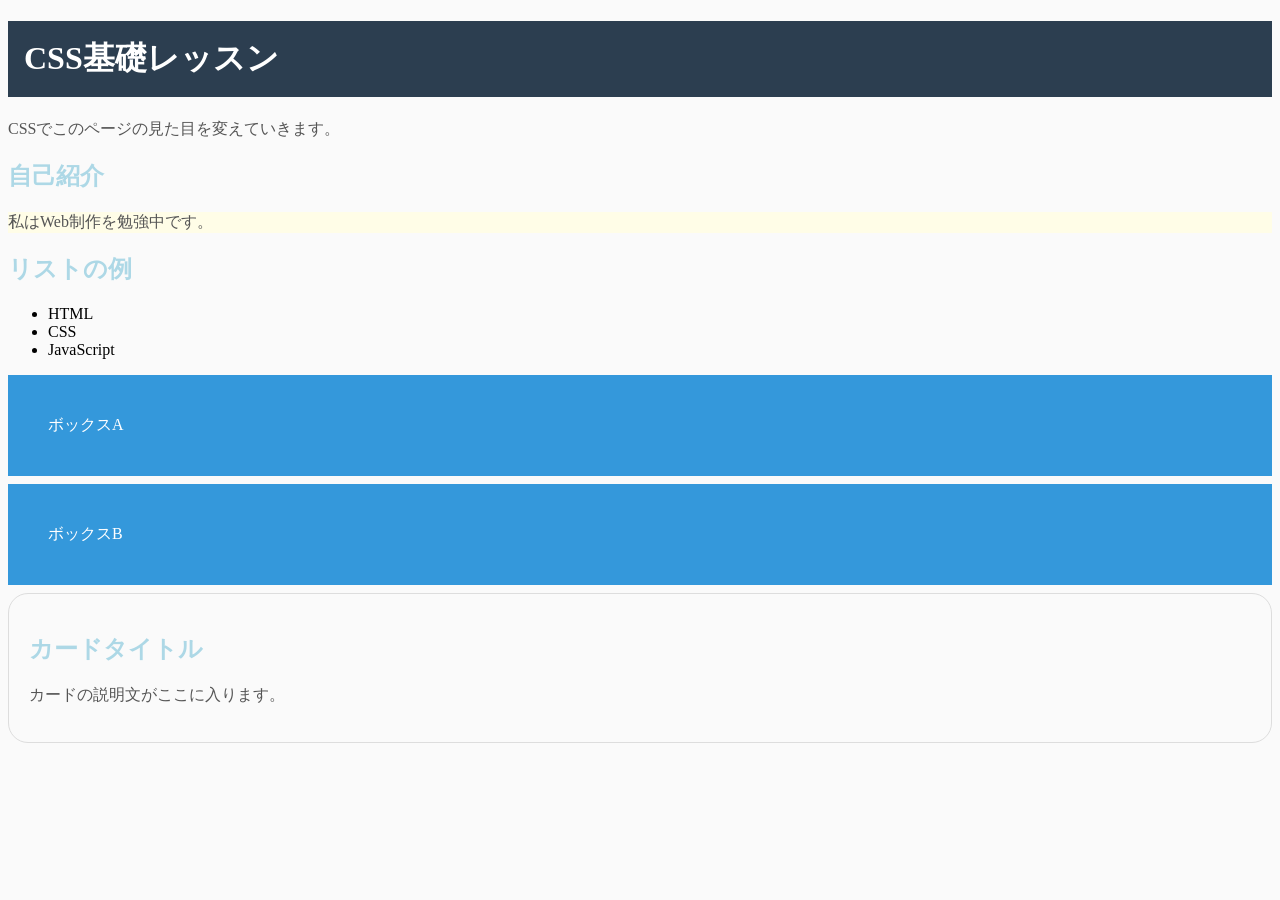
<file: exercises/lesson02/index.html>
<!doctype html>
<html lang="ja">
  <head>
    <meta charset="UTF-8" />
    <meta name="viewport" content="width=device-width, initial-scale=1.0" />
    <title>CSS基礎レッスン</title>
    <link rel="stylesheet" href="style.css" />
  </head>
  <body>
    <h1>CSS基礎レッスン</h1>
    <p>CSSでこのページの見た目を変えていきます。</p>

    <h2>自己紹介</h2>
    <p class="highlight">私はWeb制作を勉強中です。</p>

    <h2>リストの例</h2>
    <ul>
      <li>HTML</li>
      <li>CSS</li>
      <li>JavaScript</li>
    </ul>

    <div class="box">ボックスA</div>
    <div class="box">ボックスB</div>

    <div class="card">
      <h2>カードタイトル</h2>
      <p>カードの説明文がここに入ります。</p>
    </div>
  </body>
</html>
</file>
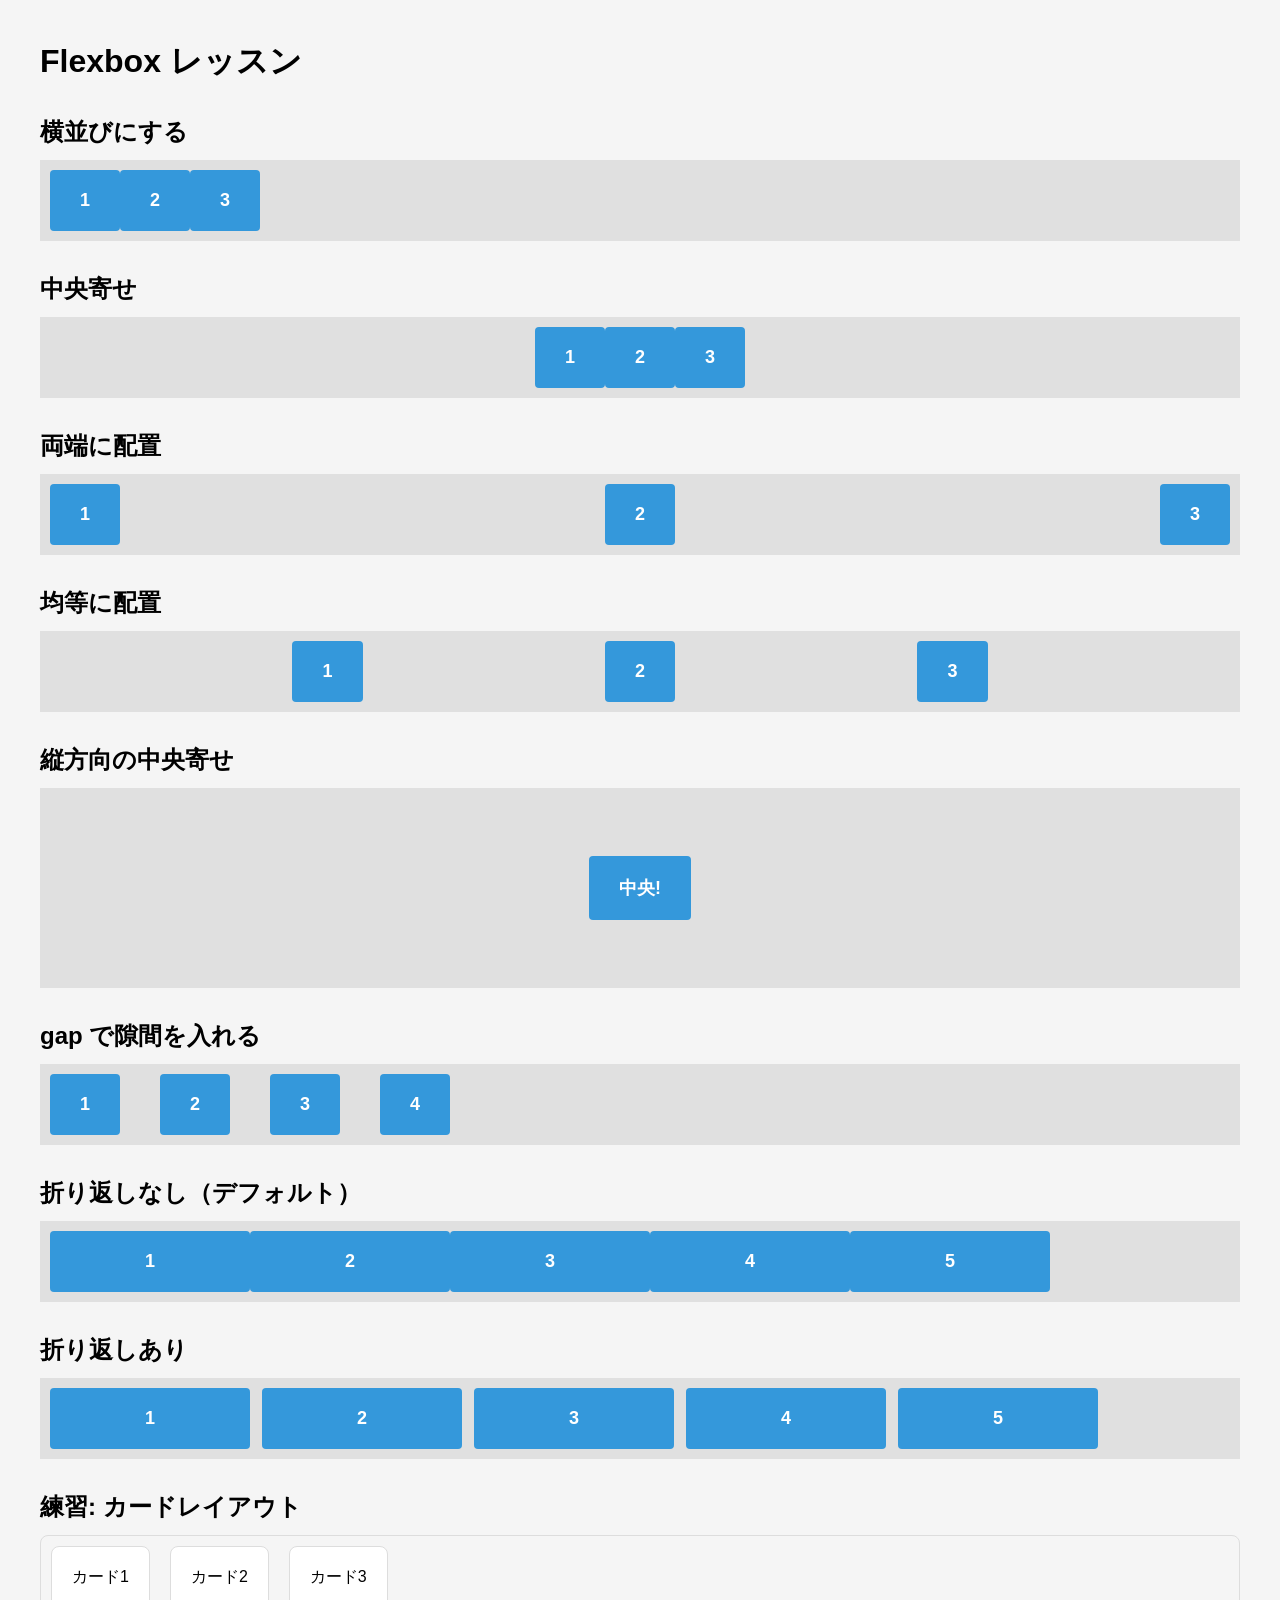
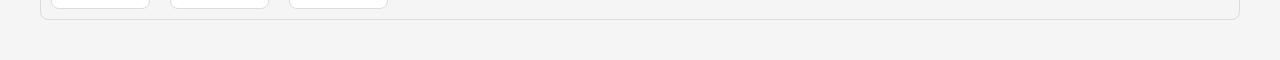
<file: exercises/lesson03/index.html>
<!doctype html>
<html lang="ja">
  <head>
    <meta charset="UTF-8" />
    <meta name="viewport" content="width=device-width, initial-scale=1.0" />
    <title>Flexboxレッスン</title>
    <link rel="stylesheet" href="style.css" />
  </head>
  <body>
    <h1>Flexbox レッスン</h1>

    <!-- Step 1: display: flex で横並び -->
    <h2>横並びにする</h2>
    <div class="container">
      <div class="item">1</div>
      <div class="item">2</div>
      <div class="item">3</div>
    </div>

    <!-- Step 2: justify-content -->
    <h2>中央寄せ</h2>
    <div class="container jc-center">
      <div class="item">1</div>
      <div class="item">2</div>
      <div class="item">3</div>
    </div>

    <h2>両端に配置</h2>
    <div class="container jc-between">
      <div class="item">1</div>
      <div class="item">2</div>
      <div class="item">3</div>
    </div>

    <h2>均等に配置</h2>
    <div class="container jc-evenly">
      <div class="item">1</div>
      <div class="item">2</div>
      <div class="item">3</div>
    </div>

    <!-- Step 3: align-items: center -->
    <h2>縦方向の中央寄せ</h2>
    <div class="container center-both">
      <div class="item">中央!</div>
    </div>

    <!-- Step 4: gap -->
    <h2>gap で隙間を入れる</h2>
    <div class="container gap-demo">
      <div class="item">1</div>
      <div class="item">2</div>
      <div class="item">3</div>
      <div class="item">4</div>
    </div>

    <!-- Step 5: flex-wrap -->
    <h2>折り返しなし（デフォルト）</h2>
    <div class="container nowrap-demo">
      <div class="item wide">1</div>
      <div class="item wide">2</div>
      <div class="item wide">3</div>
      <div class="item wide">4</div>
      <div class="item wide">5</div>
    </div>

    <h2>折り返しあり</h2>
    <div class="container wrap-demo">
      <div class="item wide">1</div>
      <div class="item wide">2</div>
      <div class="item wide">3</div>
      <div class="item wide">4</div>
      <div class="item wide">5</div>
    </div>

    <!-- 練習問題: カードを3つ横並びにしよう -->
    <h2>練習: カードレイアウト</h2>
    <div class="card-container">
      <!-- ここにカードを3つ作ってみよう -->
      <div class="card">カード1</div>
      <div class="card">カード2</div>
      <div class="card">カード3</div>
    </div>
  </body>
</html>
</file>
<file: exercises/lesson02/style.css>
/* ===== Step 2: 文字の色とサイズ ===== */
/* h1 と p にスタイルを書いてみよう */
h2 {
  color: lightblue;
}

p {
  color: #555;
}

/* ===== Step 3: 背景色 ===== */
/* body や h1 に background-color を追加しよう */
body {
  background-color: #fafafa;
}

h1 {
  color: white;
  background-color: #2c3e50;
  padding: 16px;
}
/* ===== Step 4: クラスセレクタ ===== */
/* .box にスタイルを書いてみよう */
.box {
  background-color: #3498db;
  color: white;
  padding: 40px;
  margin-bottom: 8px;
}

.card {
  border: 1px solid #ddd;
  border-radius: 20px;
  padding: 20px;
  margin-bottom: 16ox;
}

.highlight {
  background-color: #fffde7;
}

/* ===== Step 5: 余白（margin, padding） ===== */
/* padding と margin を調整しよう */

/* ===== Step 6: 枠線と角丸 ===== */
/* .card に border と border-radius を追加しよう */
</file>
<file: exercises/lesson03/style.css>
/* ===== リセット・基本設定 ===== */
* {
  margin: 0;
  padding: 0;
  box-sizing: border-box;
}

body {
  padding: 40px;
  font-family: sans-serif;
  background-color: #f5f5f5;
}

h1 {
  margin-bottom: 24px;
}

h2 {
  margin-top: 32px;
  margin-bottom: 12px;
}

/* コンテナ（親要素）の見た目 */
.container {
  background-color: #e0e0e0;
  padding: 10px;
  margin-bottom: 16px;
  display: flex;
}

/* アイテム（子要素）の見た目 */
.item {
  background-color: #3498db;
  color: white;
  padding: 20px 30px;
  text-align: center;
  font-weight: bold;
  font-size: 18px;
  border-radius: 4px;
}

/* ===== Step 2: justify-content ===== */
/* ガイドに沿って .jc-center, .jc-between, .jc-evenly を書こう */
.jc-center {
  justify-content: center;
}

.jc-between {
  justify-content: space-between;
}

.jc-evenly {
  justify-content: space-evenly;
}

/* ===== Step 3: align-items: center ===== */
/* .center-both に justify-content, align-items, height を書こう */
.center-both {
  justify-content: center;
  align-items: center;
  height: 200px;
}

/* ===== Step 4: gap ===== */
/* .gap-demo に gap を追加しよう */
.gap-demo {
  gap: 40px;
}

/* ===== Step 5: flex-wrap ===== */
.item.wide {
  min-width: 200px;
}

.nowrap-demo {
  min-width: 200px;
}

.wrap-demo {
  min-width: 200px;
  flex-wrap: wrap;
  gap: 12px;
}

/* .wrap-demo に flex-wrap と gap を書こう */
.wrap-demo {
  flex-wrap: wrap;
  gap: 12px;
}

/* ===== 練習問題: カードレイアウト ===== */
/* .card-container と .card のスタイルを自分で書いてみよう */
.card-container {
  display: flex;
  gap: 20px;
  padding: 10px;
  border: 1px solid #ddd;
  border-radius: 8px;
}

.card {
  background-color: white;
  padding: 20px;
  border: 1px solid #ddd;
  border-radius: 8px;
}
</file>
